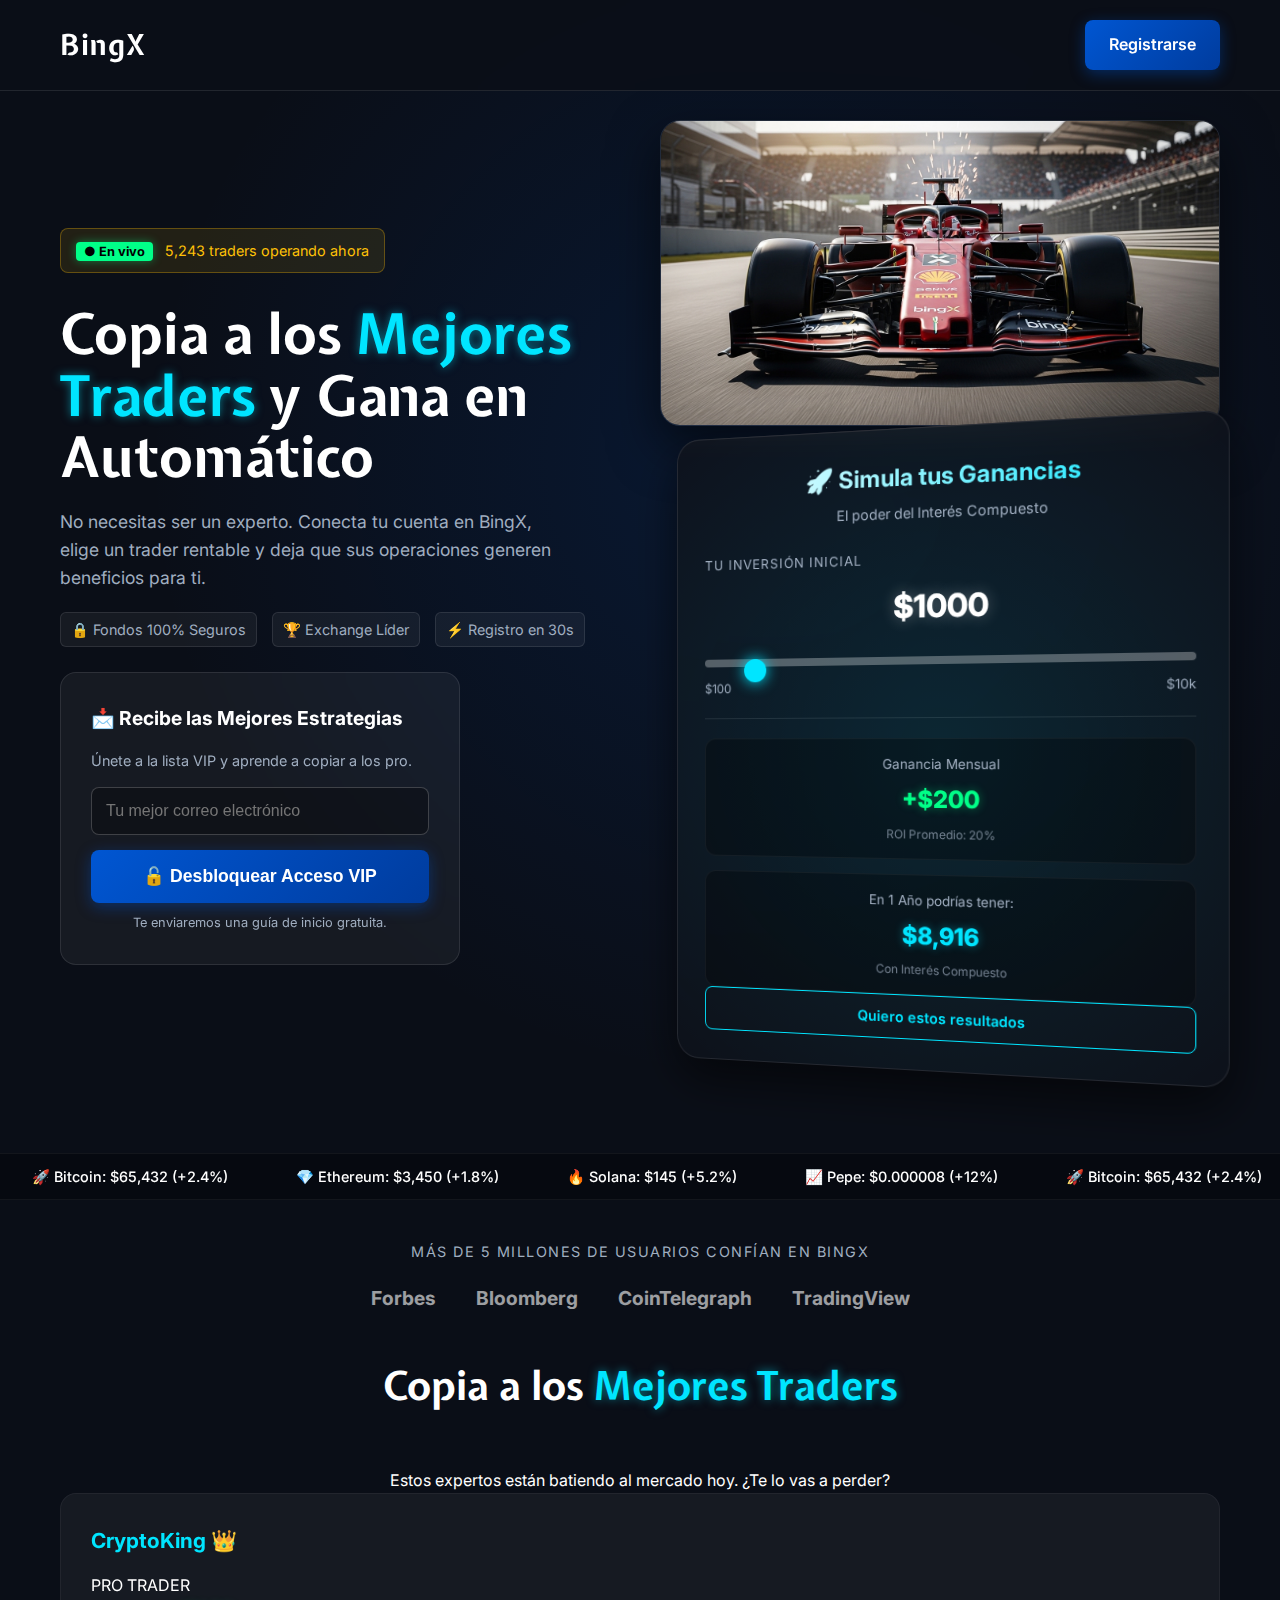
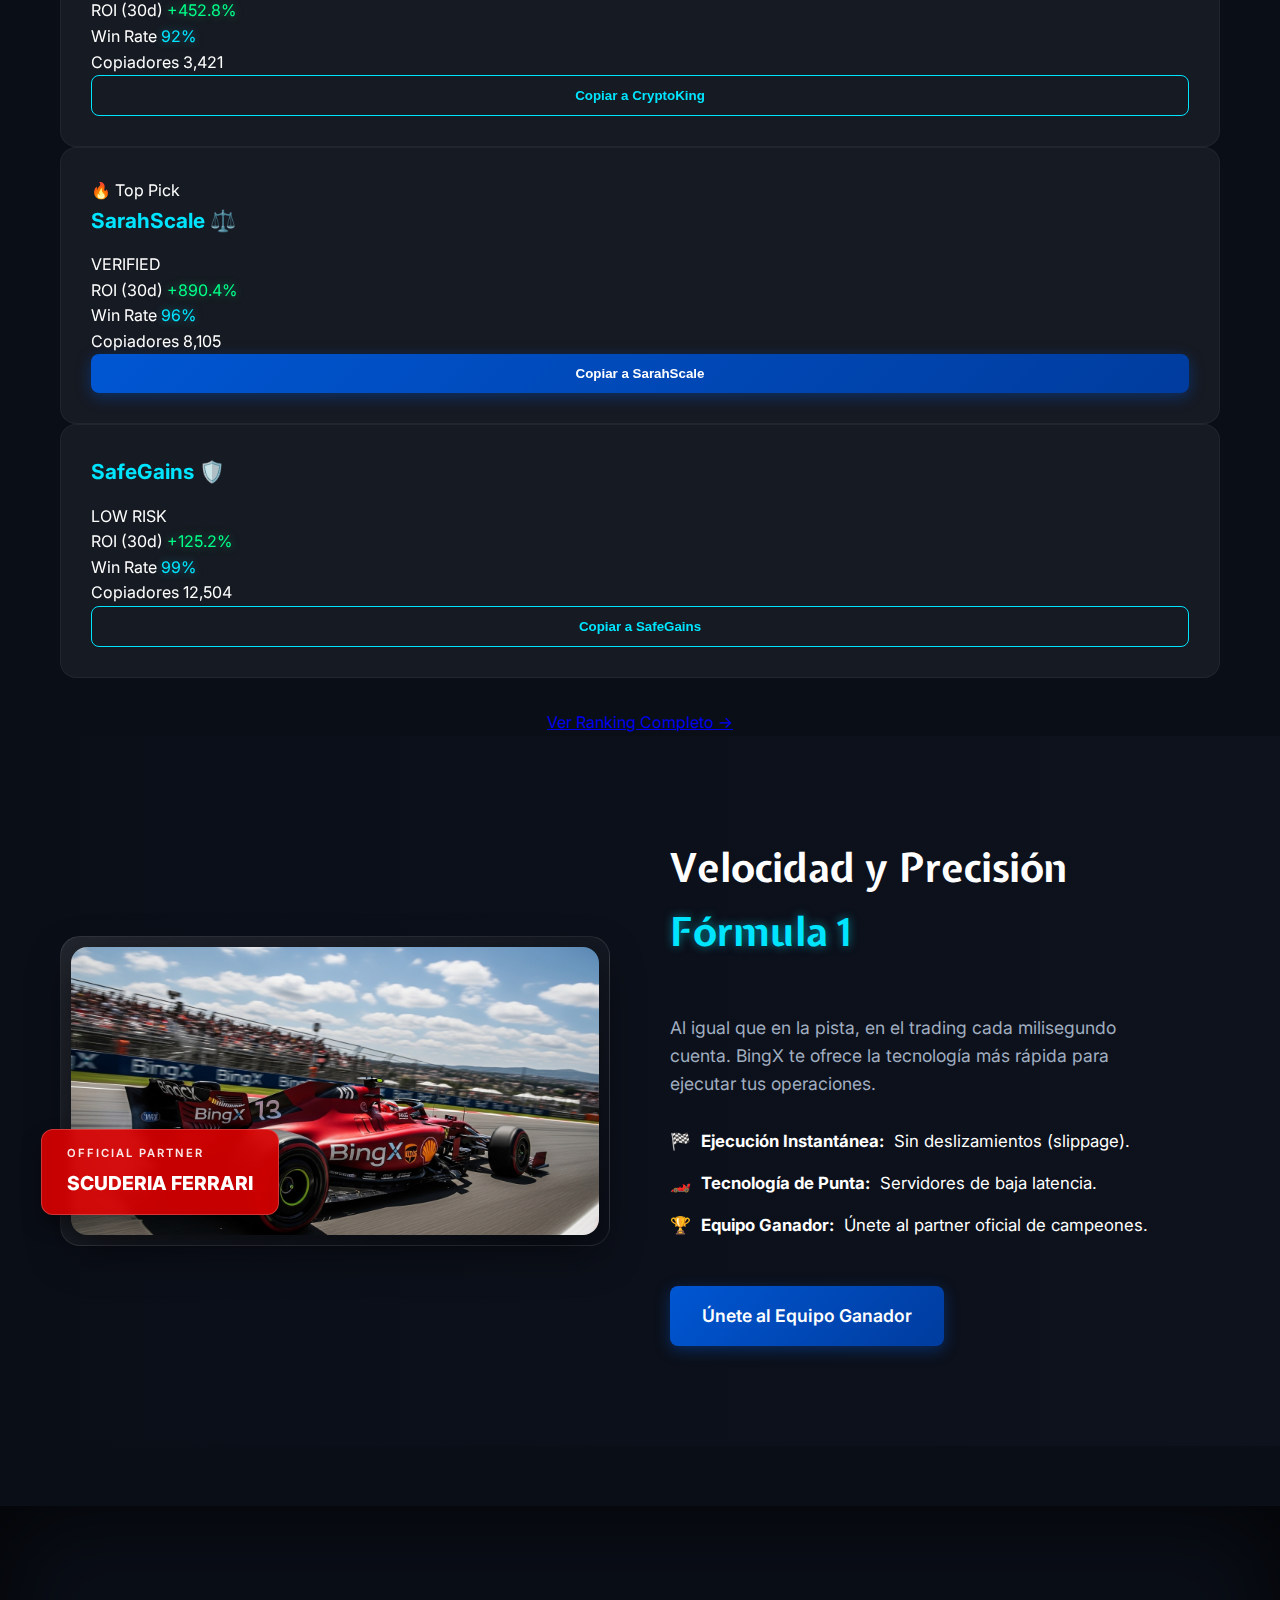
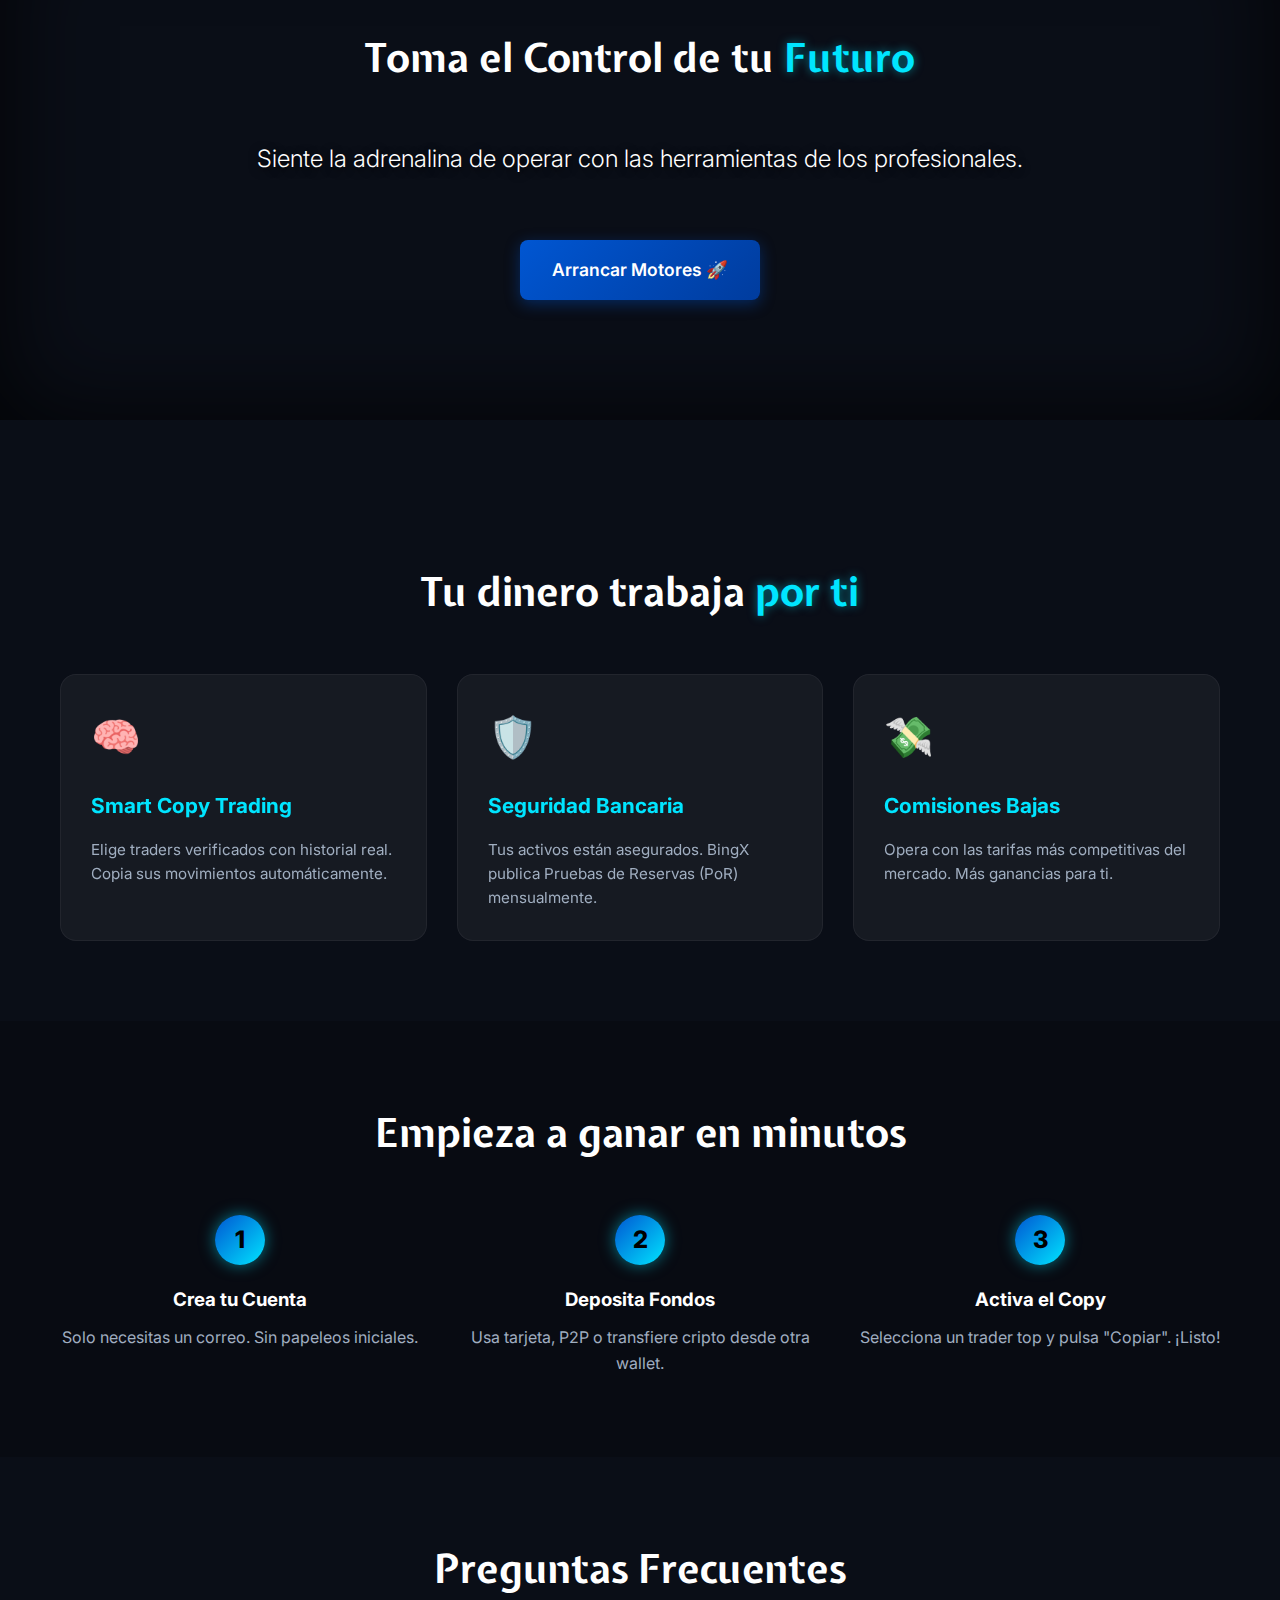
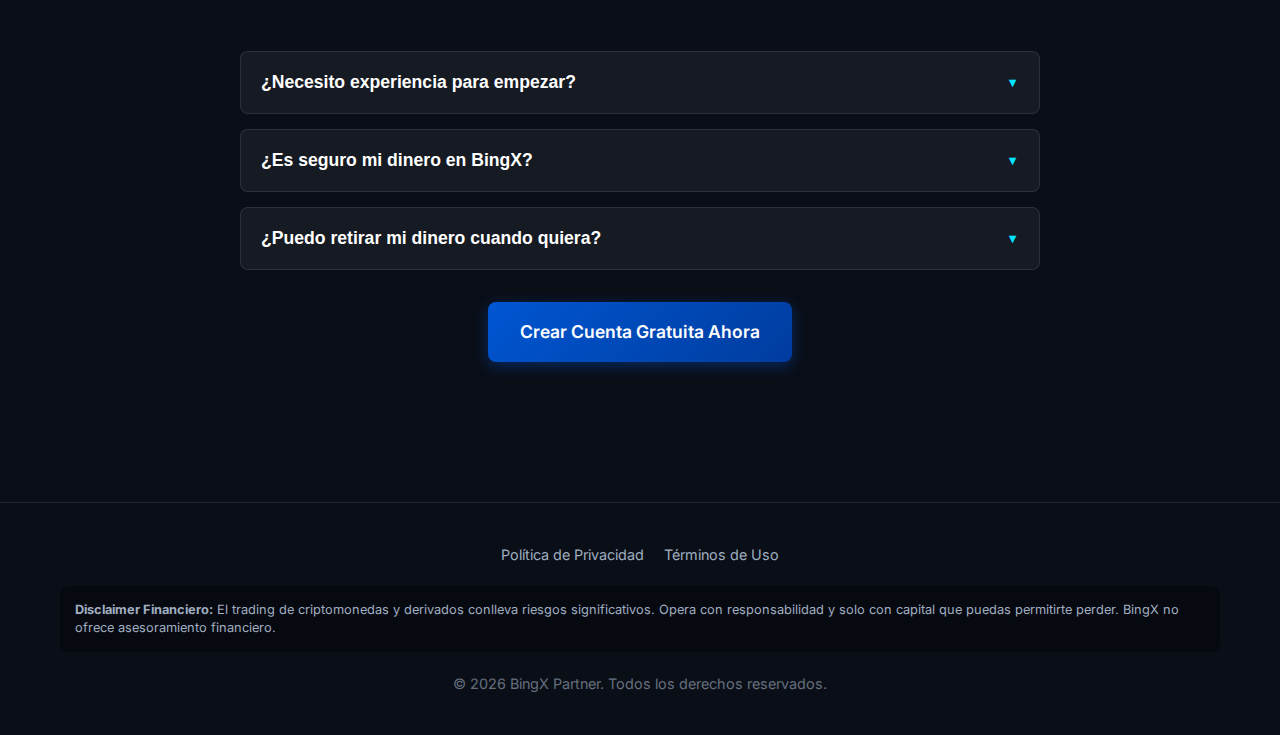
<file: index.html>
<!DOCTYPE html>
<html lang="es">

<head>
    <meta charset="UTF-8">
    <meta name="viewport" content="width=device-width, initial-scale=1.0">
    <title>BingX - Social Trading Líder | Opera como un Profesional</title>
    <meta name="description"
        content="Únete a BingX, la plataforma líder de Social Trading. Copia a los mejores traders o lidera el mercado. Registro rápido y seguro.">

    <!-- Google Fonts: Expletus Sans (Futuristic/Tech) & Inter (Clean UI) -->
    <link rel="preconnect" href="https://fonts.googleapis.com">
    <link rel="preconnect" href="https://fonts.gstatic.com" crossorigin>
    <link
        href="https://fonts.googleapis.com/css2?family=Expletus+Sans:ital,wght@0,400;0,600;0,700;1,400&family=Inter:wght@300;400;600;700&display=swap"
        rel="stylesheet">

    <link rel="stylesheet" href="css/styles.css">

    <!-- Open Graph / SEO Optimization -->
    <meta property="og:title" content="BingX - Copia a los Mejores Traders y Gana">
    <meta property="og:description"
        content="Únete a la plataforma líder de Social Trading. Registro gratis y bonos de bienvenida.">
    <meta property="og:image" content="https://bingxdao.com/assets/img/app_interface.png">
    <meta property="og:url" content="https://bingxdao.com">
    <meta property="og:type" content="website">

    <!-- Google Tag Manager Placeholder -->
    <script>(function (w, d, s, l, i) {
            w[l] = w[l] || []; w[l].push({
                'gtm.start':
                    new Date().getTime(), event: 'gtm.js'
            }); var f = d.getElementsByTagName(s)[0],
                j = d.createElement(s), dl = l != 'dataLayer' ? '&l=' + l : ''; j.async = true; j.src =
                    'https://www.googletagmanager.com/gtm.js?id=' + i + dl; f.parentNode.insertBefore(j, f);
        })(window, document, 'script', 'dataLayer', 'GTM-XXXXXX');</script>
    <!-- End Google Tag Manager -->
</head>

<body>
    <!-- Google Tag Manager (noscript) -->
    <noscript><iframe src="https://www.googletagmanager.com/ns.html?id=GTM-XXXXXX" height="0" width="0"
            style="display:none;visibility:hidden"></iframe></noscript>
    <!-- End Google Tag Manager (noscript) -->

    <header class="main-header">
        <nav class="container">
            <div class="logo">BingX</div>
            <a href="https://bingxdao.com/invite/GZ1CEV" class="btn btn-primary nav-cta">Registrarse</a>
        </nav>
    </header>

    <main>
        <!-- A. Hero Section -->
        <section class="hero-section">
            <div class="container hero-grid">
                <div class="hero-content">
                    <div class="vpn-notice">
                        <span class="badge-active">● En vivo</span> <span id="user-count">5,243</span> traders operando
                        ahora
                    </div>
                    <h1 class="hero-title">Copia a los <span class="highlight">Mejores Traders</span> y Gana en
                        Automático</h1>
                    <p class="hero-subtitle">No necesitas ser un experto. Conecta tu cuenta en BingX, elige un trader
                        rentable y deja que sus operaciones generen beneficios para ti.</p>

                    <div class="trust-badges">
                        <span>🔒 Fondos 100% Seguros</span>
                        <span>🏆 Exchange Líder</span>
                        <span>⚡ Registro en 30s</span>
                    </div>

                    <div class="hero-visual-mobile">
                        <!-- Hero Image: F1 Car on Track -->
                        <img src="assets/img/f1_car.png" alt="Fórmula 1 BingX Ferrari"
                            class="app-interface-img hero-racing-img" loading="lazy">

                        <!-- Profit Calculator Widget (Mobile) -->
                        <div class="profit-calculator glass-card">
                            <div class="calc-header">
                                <h3>🔥 Calculadora de Ganancias</h3>
                                <p>Mira lo que podrías ganar copiando</p>
                            </div>
                            <div class="calc-body">
                                <div class="input-group">
                                    <label>Inversión Inicial</label>
                                    <div class="range-value">$<span id="investment-val-mobile">1000</span></div>
                                    <input type="range" class="calc-range" id="investment-range-mobile" min="100"
                                        max="10000" step="100" value="1000">
                                </div>
                                <div class="result-group">
                                    <div class="roi-label">Ganancia Mensual Est. (20%)</div>
                                    <div class="roi-value text-neon">+$<span id="roi-val-mobile">200</span></div>
                                </div>
                                <div class="result-group">
                                    <div class="roi-label">Ganancia Anual (Interés Compuesto)</div>
                                    <div class="roi-value text-accent">+$<span id="roi-annual-mobile">7,916</span></div>
                                </div>
                            </div>
                        </div>
                    </div>

                    <form class="signup-form" action="https://formspree.io/f/mlgwdvrj" method="POST">
                        <div class="form-group">
                            <h3 style="color:white; margin-bottom:15px; font-size:1.2rem;">📩 Recibe las Mejores
                                Estrategias</h3>
                            <p style="font-size:0.9rem; color:#A0AEC0; margin-bottom:15px;">Únete a la lista VIP y
                                aprende a copiar a los pro.</p>
                            <input type="email" name="email" placeholder="Tu mejor correo electrónico" required>
                        </div>
                        <button type="submit" class="btn btn-primary btn-large btn-glow">🔓 Desbloquear Acceso
                            VIP</button>
                        <p class="form-note">Te enviaremos una guía de inicio gratuita.</p>
                    </form>
                </div>
                <div class="hero-visual-desktop">
                    <!-- Hero Image: F1 Car on Track (Desktop) -->
                    <div class="hero-racing-container">
                        <img src="assets/img/f1_car.png" alt="Fórmula 1 BingX Ferrari" class="hero-racing-img"
                            loading="lazy">
                        <div class="glow-effect"></div>
                    </div>

                    <!-- Profit Calculator Widget (Desktop) -->
                    <div class="profit-calculator glass-card desktop-calc">
                        <div class="glow-backdrop"></div>
                        <div class="calc-header">
                            <h3>🚀 Simula tus Ganancias</h3>
                            <p>El poder del Interés Compuesto</p>
                        </div>
                        <div class="calc-body">
                            <div class="input-group">
                                <label>Tu Inversión Inicial</label>
                                <div class="range-value">$<span id="investment-val">1000</span></div>
                                <input type="range" class="calc-range" id="investment-range" min="100" max="10000"
                                    step="100" value="1000">
                                <div class="range-labels">
                                    <span>$100</span>
                                    <span>$10k</span>
                                </div>
                            </div>

                            <div class="calc-divider"></div>

                            <div class="results-container">
                                <div class="result-item">
                                    <span class="res-label">Ganancia Mensual</span>
                                    <span class="res-val text-neon">+$<span id="roi-val">200</span></span>
                                    <span class="res-sub">ROI Promedio: 20%</span>
                                </div>
                                <div class="result-item">
                                    <span class="res-label">En 1 Año podrías tener:</span>
                                    <span class="res-val text-accent">$<span id="roi-total">8,916</span></span>
                                    <span class="res-sub">Con Interés Compuesto</span>
                                </div>
                            </div>

                            <a href="https://bingxdao.com/invite/GZ1CEV"
                                class="btn btn-small btn-outline mt-3 copy-btn">Quiero estos resultados</a>
                        </div>
                    </div>
                </div>
            </div>
        </section>

        <!-- Ticker Section -->
        <div class="ticker-wrap">
            <div class="ticker">
                <div class="ticker__item">🚀 Bitcoin: $65,432 (+2.4%)</div>
                <div class="ticker__item">💎 Ethereum: $3,450 (+1.8%)</div>
                <div class="ticker__item">🔥 Solana: $145 (+5.2%)</div>
                <div class="ticker__item">📈 Pepe: $0.000008 (+12%)</div>
                <div class="ticker__item">🚀 Bitcoin: $65,432 (+2.4%)</div> <!-- Duplicate for seamless loop -->
            </div>
        </div>

        <!-- Social Proof / Testimonials -->
        <section class="social-proof-section">
            <div class="container text-center">
                <p class="trusted-by">Más de 5 Millones de usuarios confían en BingX</p>
                <div class="logos-grid">
                    <div class="partner-logo">Forbes</div>
                    <div class="partner-logo">Bloomberg</div>
                    <div class="partner-logo">CoinTelegraph</div>
                    <div class="partner-logo">TradingView</div>
                </div>
            </div>
        </section>

        <!-- Top Traders Spotlight (NEW) -->
        <section class="traders-section">
            <div class="container">
                <div class="section-header text-center">
                    <h2 class="section-title">Copia a los <span class="highlight">Mejores Traders</span></h2>
                    <p class="section-subtitle">Estos expertos están batiendo al mercado hoy. ¿Te lo vas a perder?</p>
                </div>

                <div class="traders-grid">
                    <!-- Trader 1 -->
                    <div class="trader-card glass-card">
                        <div class="trader-header">
                            <div class="trader-avatar"
                                style="background-image: url('https://api.dicebear.com/9.x/avataaars/svg?seed=CryptoKing');">
                            </div>
                            <div class="trader-info">
                                <h3>CryptoKing 👑</h3>
                                <span class="badge-pro">PRO TRADER</span>
                            </div>
                        </div>
                        <div class="trader-stats">
                            <div class="stat-row">
                                <span class="stat-label">ROI (30d)</span>
                                <span class="stat-val text-neon">+452.8%</span>
                            </div>
                            <div class="stat-row">
                                <span class="stat-label">Win Rate</span>
                                <span class="stat-val text-accent">92%</span>
                            </div>
                            <div class="stat-row">
                                <span class="stat-label">Copiadores</span>
                                <span class="stat-val">3,421</span>
                            </div>
                        </div>
                        <button class="btn btn-outline btn-full mt-3 copy-btn">Copiar a CryptoKing</button>
                    </div>

                    <!-- Trader 2 -->
                    <div class="trader-card glass-card featured-trader">
                        <div class="best-badge">🔥 Top Pick</div>
                        <div class="trader-header">
                            <div class="trader-avatar"
                                style="background-image: url('https://api.dicebear.com/9.x/avataaars/svg?seed=SarahScale');">
                            </div>
                            <div class="trader-info">
                                <h3>SarahScale ⚖️</h3>
                                <span class="badge-pro">VERIFIED</span>
                            </div>
                        </div>
                        <div class="trader-stats">
                            <div class="stat-row">
                                <span class="stat-label">ROI (30d)</span>
                                <span class="stat-val text-neon">+890.4%</span>
                            </div>
                            <div class="stat-row">
                                <span class="stat-label">Win Rate</span>
                                <span class="stat-val text-accent">96%</span>
                            </div>
                            <div class="stat-row">
                                <span class="stat-label">Copiadores</span>
                                <span class="stat-val">8,105</span>
                            </div>
                        </div>
                        <button class="btn btn-primary btn-full mt-3 copy-btn btn-glow">Copiar a SarahScale</button>
                    </div>

                    <!-- Trader 3 -->
                    <div class="trader-card glass-card">
                        <div class="trader-header">
                            <div class="trader-avatar"
                                style="background-image: url('https://api.dicebear.com/9.x/avataaars/svg?seed=SafeGains');">
                            </div>
                            <div class="trader-info">
                                <h3>SafeGains 🛡️</h3>
                                <span class="badge-pro">LOW RISK</span>
                            </div>
                        </div>
                        <div class="trader-stats">
                            <div class="stat-row">
                                <span class="stat-label">ROI (30d)</span>
                                <span class="stat-val text-neon">+125.2%</span>
                            </div>
                            <div class="stat-row">
                                <span class="stat-label">Win Rate</span>
                                <span class="stat-val text-accent">99%</span>
                            </div>
                            <div class="stat-row">
                                <span class="stat-label">Copiadores</span>
                                <span class="stat-val">12,504</span>
                            </div>
                        </div>
                        <button class="btn btn-outline btn-full mt-3 copy-btn">Copiar a SafeGains</button>
                    </div>
                </div>

                <div class="text-center mt-4">
                    <a href="https://bingxdao.com/invite/GZ1CEV" class="link-arrow">Ver Ranking Completo
                        <span>→</span></a>
                </div>
            </div>
        </section>

        <!-- "Join the Pros" Section (Driver Portrait) -->
        <section class="pro-driver-section">
            <div class="container driver-grid">
                <div class="driver-image-col">
                    <div class="driver-frame">
                        <img src="assets/img/ferrari_driver.png" alt="Piloto Profesional BingX" class="driver-img"
                            loading="lazy">
                        <div class="driver-badge">
                            <span class="db-label">OFFICIAL PARTNER</span>
                            <span class="db-name">Scuderia Ferrari</span>
                        </div>
                    </div>
                </div>
                <div class="driver-content-col">
                    <h2 class="section-title">Velocidad y Precisión <span class="highlight">Fórmula 1</span></h2>
                    <p class="section-subtitle-left">Al igual que en la pista, en el trading cada milisegundo cuenta.
                        BingX te ofrece la tecnología más rápida para ejecutar tus operaciones.</p>
                    <ul class="racing-features">
                        <li>🏁 <strong>Ejecución Instantánea:</strong> Sin deslizamientos (slippage).</li>
                        <li>🏎️ <strong>Tecnología de Punta:</strong> Servidores de baja latencia.</li>
                        <li>🏆 <strong>Equipo Ganador:</strong> Únete al partner oficial de campeones.</li>
                    </ul>
                    <a href="https://bingxdao.com/invite/GZ1CEV" class="btn btn-primary btn-large btn-glow mt-4">Únete
                        al Equipo Ganador</a>
                </div>
            </div>
        </section>

        <!-- "Start Engine" / Cockpit Section -->
        <section class="cockpit-section"
            style="background-image: linear-gradient(rgba(0,0,0,0.7), rgba(0,0,0,0.7)), url('assets/img/cockpit.png');">
            <div class="container text-center">
                <h2 class="section-title mb-4">Toma el Control de tu <span class="highlight">Futuro</span></h2>
                <p class="cockpit-text">Siente la adrenalina de operar con las herramientas de los profesionales.</p>
                <a href="https://bingxdao.com/invite/GZ1CEV" class="btn btn-primary btn-large btn-glow mt-4">Arrancar
                    Motores 🚀</a>
            </div>
        </section>

        <!-- B. Propuesta de Valor (Enhanced) -->
        <section class="value-props">
            <div class="container">
                <h2 class="section-title text-center">Tu dinero trabaja <span class="highlight">por ti</span></h2>
                <div class="props-grid">
                    <div class="prop-card glass-card">
                        <div class="icon-box">🧠</div>
                        <h3>Smart Copy Trading</h3>
                        <p>Elige traders verificados con historial real. Copia sus movimientos automáticamente.</p>
                    </div>
                    <div class="prop-card glass-card">
                        <div class="icon-box">🛡️</div>
                        <h3>Seguridad Bancaria</h3>
                        <p>Tus activos están asegurados. BingX publica Pruebas de Reservas (PoR) mensualmente.</p>
                    </div>
                    <div class="prop-card glass-card">
                        <div class="icon-box">💸</div>
                        <h3>Comisiones Bajas</h3>
                        <p>Opera con las tarifas más competitivas del mercado. Más ganancias para ti.</p>
                    </div>
                </div>
            </div>
        </section>

        <!-- C. Tutorial Rápido -->
        <section class="tutorial-section">
            <div class="container">
                <h2 class="section-title text-center">Empieza a ganar en minutos</h2>
                <div class="steps-container">
                    <div class="step-item">
                        <div class="step-number">1</div>
                        <h3>Crea tu Cuenta</h3>
                        <p>Solo necesitas un correo. Sin papeleos iniciales.</p>
                    </div>
                    <div class="step-connector"></div>
                    <div class="step-item">
                        <div class="step-number">2</div>
                        <h3>Deposita Fondos</h3>
                        <p>Usa tarjeta, P2P o transfiere cripto desde otra wallet.</p>
                    </div>
                    <div class="step-connector"></div>
                    <div class="step-item">
                        <div class="step-number">3</div>
                        <h3>Activa el Copy</h3>
                        <p>Selecciona un trader top y pulsa "Copiar". ¡Listo!</p>
                    </div>
                </div>
            </div>
        </section>

        <!-- FAQ Section -->
        <section class="faq-section">
            <div class="container">
                <h2 class="section-title text-center">Preguntas Frecuentes</h2>
                <div class="faq-grid">
                    <div class="faq-item">
                        <button class="faq-question">¿Necesito experiencia para empezar? <span
                                class="arrow">▼</span></button>
                        <div class="faq-answer">
                            <p>No. El Copy Trading está diseñado precisamente para principiantes. Tú copias a expertos
                                que ya saben operar.</p>
                        </div>
                    </div>
                    <div class="faq-item">
                        <button class="faq-question">¿Es seguro mi dinero en BingX? <span
                                class="arrow">▼</span></button>
                        <div class="faq-answer">
                            <p>Sí. BingX es un exchange regulado y cuenta con un fondo de protección para usuarios,
                                además de auditorías constantes.</p>
                        </div>
                    </div>
                    <div class="faq-item">
                        <button class="faq-question">¿Puedo retirar mi dinero cuando quiera? <span
                                class="arrow">▼</span></button>
                        <div class="faq-answer">
                            <p>Absolutamente. Tus fondos no están bloqueados. Puedes retirar tus ganancias o tu capital
                                en cualquier momento.</p>
                        </div>
                    </div>
                </div>

                <div class="text-center mt-4">
                    <a href="https://bingxdao.com/invite/GZ1CEV" class="btn btn-primary btn-large btn-glow">Crear Cuenta
                        Gratuita Ahora</a>
                </div>
            </div>
        </section>
    </main>

    <!-- Sticky Mobile Footer -->
    <div class="sticky-footer-mobile">
        <a href="https://bingxdao.com/invite/GZ1CEV" class="btn btn-primary btn-full">🚀 Empezar a Copiar Traders</a>
    </div>

    <footer class="main-footer">
        <div class="container">
            <div class="footer-links">
                <a href="privacy.html">Política de Privacidad</a>
                <a href="#">Términos de Uso</a>
            </div>
            <div class="disclaimer">
                <p><strong>Disclaimer Financiero:</strong> El trading de criptomonedas y derivados conlleva riesgos
                    significativos. Opera con responsabilidad y solo con capital que puedas permitirte perder. BingX no
                    ofrece asesoramiento financiero.</p>
            </div>
            <p class="copyright">&copy; 2026 BingX Partner. Todos los derechos reservados.</p>
        </div>
    </footer>

    <script src="js/main.js"></script>
</body>

</html>
</file>
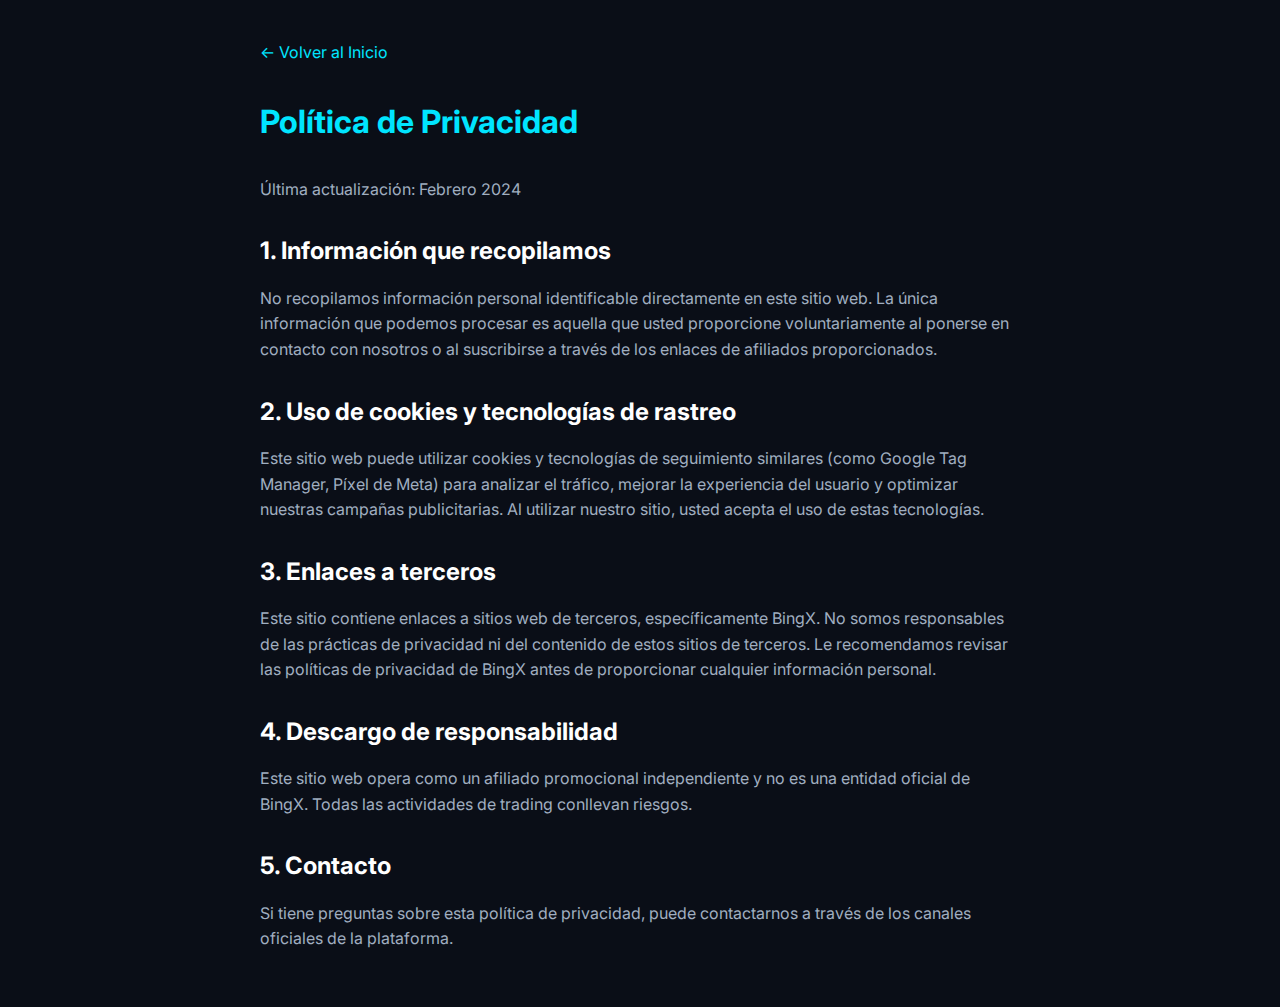
<file: privacy.html>
<!DOCTYPE html>
<html lang="es">

<head>
    <meta charset="UTF-8">
    <meta name="viewport" content="width=device-width, initial-scale=1.0">
    <title>Política de Privacidad - BingX Partner</title>
    <link rel="preconnect" href="https://fonts.googleapis.com">
    <link rel="preconnect" href="https://fonts.gstatic.com" crossorigin>
    <link href="https://fonts.googleapis.com/css2?family=Inter:wght@300;400;600;700&display=swap" rel="stylesheet">
    <link rel="stylesheet" href="css/styles.css">
    <style>
        body {
            background: #0A0E17;
            color: #fff;
            font-family: 'Inter', sans-serif;
            padding: 40px 20px;
        }

        .container {
            max-width: 800px;
            margin: 0 auto;
        }

        h1 {
            color: #00E5FF;
            margin-bottom: 30px;
        }

        h2 {
            margin-top: 30px;
            margin-bottom: 15px;
            color: #fff;
        }

        p {
            color: #A0AEC0;
            margin-bottom: 15px;
            line-height: 1.6;
        }

        .back-link {
            display: inline-block;
            margin-bottom: 30px;
            color: #00E5FF;
            text-decoration: none;
        }
    </style>
</head>

<body>
    <div class="container">
        <a href="index.html" class="back-link">← Volver al Inicio</a>

        <h1>Política de Privacidad</h1>

        <p>Última actualización: Febrero 2024</p>

        <h2>1. Información que recopilamos</h2>
        <p>No recopilamos información personal identificable directamente en este sitio web. La única información que
            podemos procesar es aquella que usted proporcione voluntariamente al ponerse en contacto con nosotros o al
            suscribirse a través de los enlaces de afiliados proporcionados.</p>

        <h2>2. Uso de cookies y tecnologías de rastreo</h2>
        <p>Este sitio web puede utilizar cookies y tecnologías de seguimiento similares (como Google Tag Manager, Píxel
            de Meta) para analizar el tráfico, mejorar la experiencia del usuario y optimizar nuestras campañas
            publicitarias. Al utilizar nuestro sitio, usted acepta el uso de estas tecnologías.</p>

        <h2>3. Enlaces a terceros</h2>
        <p>Este sitio contiene enlaces a sitios web de terceros, específicamente BingX. No somos responsables de las
            prácticas de privacidad ni del contenido de estos sitios de terceros. Le recomendamos revisar las políticas
            de privacidad de BingX antes de proporcionar cualquier información personal.</p>

        <h2>4. Descargo de responsabilidad</h2>
        <p>Este sitio web opera como un afiliado promocional independiente y no es una entidad oficial de BingX. Todas
            las actividades de trading conllevan riesgos.</p>

        <h2>5. Contacto</h2>
        <p>Si tiene preguntas sobre esta política de privacidad, puede contactarnos a través de los canales oficiales de
            la plataforma.</p>
    </div>
</body>

</html>
</file>
<file: css/styles.css>
:root {
    --primary-color: #0056D2;
    /* BingX Blue */
    --accent-color: #00E5FF;
    /* Cyan Neon */
    --bg-dark: #0A0E17;
    --bg-card: rgba(255, 255, 255, 0.05);
    --text-main: #FFFFFF;
    --text-muted: #A0AEC0;
    --font-heading: 'Expletus Sans', sans-serif;
    --font-body: 'Inter', sans-serif;
    --transition: all 0.3s ease;
}

* {
    margin: 0;
    padding: 0;
    box-sizing: border-box;
}

body {
    font-family: var(--font-body);
    background-color: var(--bg-dark);
    color: var(--text-main);
    line-height: 1.6;
    overflow-x: hidden;
}

.container {
    max-width: 1200px;
    margin: 0 auto;
    padding: 0 20px;
}

.text-center {
    text-align: center;
}

.mt-4 {
    margin-top: 2rem;
}

/* Buttons */
.btn {
    display: inline-block;
    padding: 12px 24px;
    border-radius: 8px;
    text-decoration: none;
    font-weight: 600;
    transition: var(--transition);
    cursor: pointer;
    border: none;
}

.btn-primary {
    background: linear-gradient(135deg, var(--primary-color), #003C9E);
    color: white;
    box-shadow: 0 4px 15px rgba(0, 86, 210, 0.4);
}

.btn-primary:hover {
    transform: translateY(-2px);
    box-shadow: 0 6px 20px rgba(0, 229, 255, 0.4);
}

.btn-large {
    padding: 16px 32px;
    font-size: 1.1rem;
}

.btn-glow {
    animation: glow 3s infinite alternate;
}

@keyframes glow {
    from {
        box-shadow: 0 0 10px rgba(0, 86, 210, 0.5);
    }

    to {
        box-shadow: 0 0 20px rgba(0, 229, 255, 0.6);
    }
}

/* Header */
.main-header {
    padding: 20px 0;
    position: fixed;
    width: 100%;
    top: 0;
    z-index: 100;
    background: rgba(10, 14, 23, 0.9);
    backdrop-filter: blur(10px);
    border-bottom: 1px solid rgba(255, 255, 255, 0.1);
}

.main-header nav {
    display: flex;
    justify-content: space-between;
    align-items: center;
}

.logo {
    font-family: var(--font-heading);
    font-size: 1.8rem;
    font-weight: 700;
    color: white;
    letter-spacing: 1px;
}

/* Hero Section */
.hero-section {
    padding-top: 120px;
    padding-bottom: 80px;
    min-height: 100vh;
    display: flex;
    align-items: center;
    background: radial-gradient(circle at 60% 40%, rgba(0, 86, 210, 0.15), transparent 60%);
}

.hero-grid {
    display: grid;
    grid-template-columns: 1fr 1fr;
    gap: 40px;
    align-items: center;
}

.hero-title {
    font-family: var(--font-heading);
    font-size: 3.5rem;
    line-height: 1.1;
    margin-bottom: 20px;
}

.highlight {
    color: var(--accent-color);
    text-shadow: 0 0 10px rgba(0, 229, 255, 0.5);
}

.hero-subtitle {
    font-size: 1.1rem;
    color: var(--text-muted);
    margin-bottom: 20px;
    max-width: 90%;
}

.vpn-notice {
    background: rgba(255, 193, 7, 0.1);
    border: 1px solid rgba(255, 193, 7, 0.3);
    color: #ffc107;
    padding: 10px 15px;
    border-radius: 8px;
    display: inline-block;
    margin-bottom: 30px;
    font-size: 0.9rem;
}

.badge-vpn {
    background: #ffc107;
    color: #000;
    padding: 2px 6px;
    border-radius: 4px;
    font-weight: bold;
    margin-right: 8px;
    font-size: 0.8rem;
}

.signup-form {
    background: var(--bg-card);
    padding: 30px;
    border-radius: 16px;
    border: 1px solid rgba(255, 255, 255, 0.1);
    backdrop-filter: blur(10px);
    max-width: 400px;
}

.form-group input {
    width: 100%;
    padding: 14px;
    border-radius: 8px;
    border: 1px solid rgba(255, 255, 255, 0.2);
    background: rgba(0, 0, 0, 0.3);
    color: white;
    margin-bottom: 15px;
    font-size: 1rem;
}

.form-group input:focus {
    outline: none;
    border-color: var(--accent-color);
}

.signup-form button {
    width: 100%;
}

.form-note {
    font-size: 0.8rem;
    color: var(--text-muted);
    margin-top: 10px;
    text-align: center;
}

.hero-visual-desktop .device-mockup {
    position: relative;
    border-radius: 20px;
    overflow: hidden;
    box-shadow: 0 20px 50px rgba(0, 0, 0, 0.5);
    border: 1px solid rgba(255, 255, 255, 0.1);
    transform: perspective(1000px) rotateY(-5deg);
    transition: transform 0.5s ease;
}

.hero-visual-desktop:hover .device-mockup {
    transform: perspective(1000px) rotateY(0deg);
}

.app-interface-img {
    width: 100%;
    display: block;
}

.hero-visual-mobile {
    display: none;
}

/* Value Props */
.value-props {
    padding: 80px 0;
}

.section-title {
    font-family: var(--font-heading);
    font-size: 2.5rem;
    margin-bottom: 50px;
}

.props-grid {
    display: grid;
    grid-template-columns: repeat(3, 1fr);
    gap: 30px;
}

.glass-card {
    background: var(--bg-card);
    padding: 30px;
    border-radius: 16px;
    border: 1px solid rgba(255, 255, 255, 0.05);
    backdrop-filter: blur(5px);
    transition: var(--transition);
}

.glass-card:hover {
    transform: translateY(-10px);
    background: rgba(255, 255, 255, 0.08);
    border-color: var(--accent-color);
}

.icon-box {
    font-size: 2.5rem;
    margin-bottom: 20px;
}

.racing-features li {
    margin-bottom: 15px;
    font-size: 1.05rem;
    color: var(--text-main);
    display: flex;
    align-items: center;
    gap: 10px;
}

.glass-card h3 {
    margin-bottom: 15px;
    font-size: 1.3rem;
    color: var(--accent-color);
}

.glass-card p {
    color: var(--text-muted);
    font-size: 0.95rem;
}

/* Tutorial Section */
.tutorial-section {
    padding: 80px 0;
    background: rgba(0, 0, 0, 0.2);
}

.steps-container {
    display: flex;
    justify-content: center;
    align-items: flex-start;
    flex-wrap: wrap;
    gap: 20px;
    margin-top: 40px;
}

.step-item {
    flex: 1;
    min-width: 250px;
    text-align: center;
    position: relative;
}

.step-number {
    width: 50px;
    height: 50px;
    background: linear-gradient(135deg, var(--primary-color), var(--accent-color));
    color: #000;
    font-weight: 800;
    font-size: 1.5rem;
    border-radius: 50%;
    display: flex;
    justify-content: center;
    align-items: center;
    margin: 0 auto 20px;
    box-shadow: 0 0 15px rgba(0, 229, 255, 0.5);
}

.step-item h3 {
    margin-bottom: 10px;
}

.step-item p {
    color: var(--text-muted);
}

/* Footer */
.main-footer {
    padding: 40px 0;
    border-top: 1px solid rgba(255, 255, 255, 0.1);
    margin-top: 60px;
    font-size: 0.9rem;
    color: var(--text-muted);
}

.footer-links {
    display: flex;
    justify-content: center;
    gap: 20px;
    margin-bottom: 20px;
}

.footer-links a {
    color: var(--text-muted);
    text-decoration: none;
}

.footer-links a:hover {
    color: var(--accent-color);
}

.disclaimer {
    background: rgba(0, 0, 0, 0.3);
    padding: 15px;
    border-radius: 8px;
    margin-bottom: 20px;
    font-size: 0.8rem;
    line-height: 1.4;
}

.copyright {
    text-align: center;
    opacity: 0.6;
}

/* Responsive */
@media (max-width: 992px) {
    .hero-title {
        font-size: 2.8rem;
    }
}

@media (max-width: 768px) {
    .main-header {
        padding: 15px 0;
    }

    .hero-section {
        padding-top: 100px;
        text-align: center;
    }

    .hero-grid {
        grid-template-columns: 1fr;
    }

    .hero-content {
        order: 2;
    }

    .hero-visual-desktop {
        display: none;
    }

    .hero-visual-mobile {
        display: block;
        margin-bottom: 30px;
        order: 1;
    }

    .hero-visual-mobile img {
        border-radius: 12px;
        box-shadow: 0 10px 30px rgba(0, 0, 0, 0.5);
    }

    .signup-form {
        margin: 0 auto;
    }

    .props-grid {
        grid-template-columns: 1fr;
    }

    .steps-container {
        flex-direction: column;
        gap: 40px;
    }
}

/* Styles for new Landing Page Elements */

/* 1. Hero Updates */
.badge-active {
    background: #00ff88;
    color: #000;
    padding: 2px 8px;
    border-radius: 4px;
    font-weight: bold;
    margin-right: 8px;
    font-size: 0.8rem;
    box-shadow: 0 0 10px rgba(0, 255, 136, 0.4);
    animation: pulse 2s infinite;
}

@keyframes pulse {
    0% {
        opacity: 1;
    }

    50% {
        opacity: 0.7;
    }

    100% {
        opacity: 1;
    }
}

.trust-badges {
    display: flex;
    gap: 15px;
    margin-top: 15px;
    margin-bottom: 25px;
    flex-wrap: wrap;
}

.trust-badges span {
    font-size: 0.9rem;
    color: var(--text-muted);
    background: rgba(255, 255, 255, 0.05);
    padding: 5px 10px;
    border-radius: 6px;
    border: 1px solid rgba(255, 255, 255, 0.1);
}

/* 2. Floating Cards Animation (Dynamic Update) */
.float-card {
    position: absolute;
    background: rgba(13, 17, 26, 0.7);
    padding: 12px 18px;
    border-radius: 16px;
    border: 1px solid rgba(255, 255, 255, 0.1);
    display: flex;
    align-items: center;
    gap: 12px;
    z-index: 10;
    min-width: 200px;
    backdrop-filter: blur(15px);
    box-shadow:
        0 15px 35px rgba(0, 0, 0, 0.5),
        inset 0 0 20px rgba(255, 255, 255, 0.05);
    overflow: hidden;
    /* For shimmer */
    transition: transform 0.3s ease, box-shadow 0.3s ease;
}

/* Neon Glow Borders - Pseudo */
.float-card::before {
    content: '';
    position: absolute;
    inset: 0;
    border-radius: 16px;
    padding: 1px;
    background: linear-gradient(45deg, transparent, rgba(0, 255, 136, 0.6), transparent);
    -webkit-mask: linear-gradient(#fff 0 0) content-box, linear-gradient(#fff 0 0);
    -webkit-mask-composite: xor;
    mask-composite: exclude;
    opacity: 0.8;
}

/* Shimmer Effect */
.float-card::after {
    content: '';
    position: absolute;
    top: 0;
    left: -100%;
    width: 50%;
    height: 100%;
    background: linear-gradient(90deg,
            transparent,
            rgba(255, 255, 255, 0.2),
            transparent);
    transform: skewX(-25deg);
    animation: shimmer 3s infinite;
}

@keyframes shimmer {
    0% {
        left: -100%;
    }

    20% {
        left: 200%;
    }

    /* Fast pass */
    100% {
        left: 200%;
    }

    /* Wait */
}

.float-card:hover {
    transform: translateY(-5px) scale(1.05);
    box-shadow: 0 20px 50px rgba(0, 0, 0, 0.6), 0 0 30px rgba(0, 255, 136, 0.2);
}

.float-icon {
    font-size: 2rem;
    filter: drop-shadow(0 0 10px rgba(255, 255, 255, 0.3));
}

.float-label {
    display: block;
    font-size: 0.75rem;
    color: var(--text-muted);
    letter-spacing: 0.5px;
    margin-bottom: 2px;
}

.float-value {
    display: block;
    font-weight: 800;
    color: #00ff88;
    font-size: 1.1rem;
    text-shadow: 0 0 12px rgba(0, 255, 136, 0.6);
}

/* Card 2 Variations */
.float-card-2 .float-value {
    color: #00E5FF;
    text-shadow: 0 0 12px rgba(0, 229, 255, 0.6);
}

.float-card-2::before {
    background: linear-gradient(45deg, transparent, rgba(0, 229, 255, 0.6), transparent);
}

/* Fix for lint: standard property 'background-clip' */
.text-neon,
.text-accent,
.highlight {
    -webkit-background-clip: text;
    background-clip: text;
}

/* Fix for lint: standard property 'appearance' */
input[type=range] {
    -webkit-appearance: none;
    appearance: none;
    background: transparent;
}

.float-card-1 {
    top: 15%;
    left: -40px;
    animation: complexFloat 8s ease-in-out infinite;
}

.float-card-2 {
    bottom: 25%;
    right: -40px;
    animation: complexFloat 9s ease-in-out infinite 1s reverse;
}

@keyframes complexFloat {
    0% {
        transform: translateY(0) rotate(0deg);
    }

    33% {
        transform: translateY(-15px) rotate(2deg);
    }

    66% {
        transform: translateY(10px) rotate(-1deg);
    }

    100% {
        transform: translateY(0) rotate(0deg);
    }
}

.mobile-float {
    position: relative;
    top: -20px;
    margin: 0 auto;
    width: fit-content;
    left: auto;
    right: auto;
    animation: complexFloat 6s ease-in-out infinite;
}

/* 3. Ticker Section */
.ticker-wrap {
    width: 100%;
    overflow: hidden;
    background: rgba(0, 0, 0, 0.3);
    border-bottom: 1px solid rgba(255, 255, 255, 0.05);
    border-top: 1px solid rgba(255, 255, 255, 0.05);
    padding: 10px 0;
    white-space: nowrap;
    position: relative;
}

.ticker {
    display: inline-block;
    animation: ticker 30s linear infinite;
}

.ticker__item {
    display: inline-block;
    padding: 0 2rem;
    font-size: 0.9rem;
    color: var(--text-main);
    font-weight: 500;
}

@keyframes ticker {
    0% {
        transform: translateX(0);
    }

    100% {
        transform: translateX(-100%);
    }
}

/* 4. Social Proof Section */
.social-proof-section {
    padding: 40px 0;
    background: var(--bg-dark);
}

.trusted-by {
    font-size: 0.9rem;
    color: var(--text-muted);
    text-transform: uppercase;
    letter-spacing: 1.5px;
    margin-bottom: 20px;
}

.logos-grid {
    display: flex;
    justify-content: center;
    gap: 40px;
    flex-wrap: wrap;
    opacity: 0.6;
}

.partner-logo {
    font-weight: 700;
    font-size: 1.2rem;
    color: white;
}

/* 5. FAQ Section */
.faq-section {
    padding: 80px 0;
}

.faq-grid {
    max-width: 800px;
    margin: 0 auto;
}

.faq-item {
    margin-bottom: 15px;
    border: 1px solid rgba(255, 255, 255, 0.1);
    border-radius: 8px;
    overflow: hidden;
    background: var(--bg-card);
}

.faq-question {
    width: 100%;
    text-align: left;
    padding: 20px;
    background: none;
    border: none;
    color: white;
    font-weight: 600;
    font-size: 1.1rem;
    cursor: pointer;
    display: flex;
    justify-content: space-between;
    align-items: center;
}

.faq-question .arrow {
    transition: transform 0.3s;
    font-size: 0.8rem;
    color: var(--accent-color);
}

.faq-question.active .arrow {
    transform: rotate(180deg);
}

.faq-answer {
    max-height: 0;
    overflow: hidden;
    transition: max-height 0.3s ease-out;
    padding: 0 20px;
    background: rgba(0, 0, 0, 0.2);
}

.faq-answer p {
    padding-bottom: 20px;
    color: var(--text-muted);
    font-size: 0.95rem;
}

/* 6. Sticky Footer Mobile */
.sticky-footer-mobile {
    display: none;
    position: fixed;
    bottom: 0;
    left: 0;
    width: 100%;
    padding: 15px;
    background: rgba(10, 14, 23, 0.95);
    backdrop-filter: blur(10px);
    border-top: 1px solid rgba(255, 255, 255, 0.1);
    z-index: 999;
}

.btn-full {
    width: 100%;
    display: block;
    text-align: center;
}

@media (max-width: 768px) {
    .sticky-footer-mobile {
        display: block;
    }

    .main-footer {
        padding-bottom: 80px;
    }

    .float-card {
        min-width: 140px;
        padding: 8px 12px;
    }

    .ticker__item {
        padding: 0 1rem;
        font-size: 0.8rem;
    }
}

/* Profit Calculator Widget */
.profit-calculator {
    background: rgba(13, 17, 26, 0.85);
    padding: 30px;
    border-radius: 24px;
    border: 1px solid rgba(255, 255, 255, 0.1);
    box-shadow: 0 20px 50px rgba(0, 0, 0, 0.6);
    position: relative;
    backdrop-filter: blur(20px);
    overflow: hidden;
}

.glow-backdrop {
    position: absolute;
    top: -50%;
    left: -50%;
    width: 200%;
    height: 200%;
    background: radial-gradient(circle, rgba(0, 229, 255, 0.1) 0%, transparent 50%);
    animation: rotateGlow 10s linear infinite;
    pointer-events: none;
}

@keyframes rotateGlow {
    0% {
        transform: rotate(0deg);
    }

    100% {
        transform: rotate(360deg);
    }
}

.calc-header {
    text-align: center;
    margin-bottom: 25px;
    position: relative;
    z-index: 2;
}

.calc-header h3 {
    font-size: 1.5rem;
    background: linear-gradient(90deg, #fff, var(--accent-color));
    -webkit-background-clip: text;
    -webkit-text-fill-color: transparent;
    margin-bottom: 5px;
}

.calc-header p {
    color: var(--text-muted);
    font-size: 0.9rem;
}

.input-group {
    margin-bottom: 20px;
    position: relative;
    z-index: 2;
}

.input-group label {
    display: block;
    color: var(--text-muted);
    font-size: 0.85rem;
    margin-bottom: 10px;
    text-transform: uppercase;
    letter-spacing: 1px;
}

.range-value {
    font-size: 2rem;
    font-weight: 800;
    color: white;
    margin-bottom: 15px;
    text-align: center;
    text-shadow: 0 0 15px rgba(255, 255, 255, 0.3);
}

/* Custom Range Slider */
.calc-range {
    -webkit-appearance: none;
    width: 100%;
    height: 8px;
    background: rgba(255, 255, 255, 0.3);
    /* Increased visibility */
    border-radius: 5px;
    outline: none;
    transition: opacity .2s;
}

.calc-range::-webkit-slider-thumb {
    -webkit-appearance: none;
    appearance: none;
    width: 24px;
    height: 24px;
    border-radius: 50%;
    background: var(--accent-color);
    cursor: pointer;
    box-shadow: 0 0 15px var(--accent-color);
    transition: transform 0.2s;
}

.calc-range::-webkit-slider-thumb:hover {
    transform: scale(1.2);
}

/* Cross-browser Track Styling */
.calc-range::-webkit-slider-runnable-track {
    width: 100%;
    height: 8px;
    cursor: pointer;
    background: rgba(255, 255, 255, 0.3);
    border-radius: 5px;
}

.calc-range::-moz-range-track {
    width: 100%;
    height: 8px;
    cursor: pointer;
    background: rgba(255, 255, 255, 0.3);
    border-radius: 5px;
}

.range-labels {
    display: flex;
    justify-content: space-between;
    font-size: 0.8rem;
    color: var(--text-muted);
    margin-top: 5px;
}

.calc-divider {
    height: 1px;
    background: rgba(255, 255, 255, 0.1);
    margin: 20px 0;
}

.results-container {
    display: flex;
    flex-direction: column;
    gap: 15px;
    position: relative;
    z-index: 2;
}

.result-item {
    background: rgba(0, 0, 0, 0.3);
    padding: 15px;
    border-radius: 12px;
    border: 1px solid rgba(255, 255, 255, 0.05);
    display: flex;
    flex-direction: column;
    align-items: center;
    text-align: center;
}

.res-label {
    font-size: 0.85rem;
    color: var(--text-muted);
    margin-bottom: 5px;
}

.res-val {
    font-size: 1.5rem;
    font-weight: 800;
}

.text-neon {
    color: #00ff88;
    text-shadow: 0 0 10px rgba(0, 255, 136, 0.4);
}

.text-accent {
    color: var(--accent-color);
    text-shadow: 0 0 10px rgba(0, 229, 255, 0.4);
}

.res-sub {
    font-size: 0.75rem;
    color: var(--text-muted);
    opacity: 0.7;
    margin-top: 5px;
}

.desktop-calc {
    transform: perspective(1000px) rotateY(-10deg);
    transition: transform 0.5s ease;
}

.desktop-calc:hover {
    transform: perspective(1000px) rotateY(0deg);
}

.btn-small {
    display: block;
    text-align: center;
    padding: 10px;
    font-size: 0.9rem;
}

.btn-outline {
    background: transparent;
    border: 1px solid var(--accent-color);
    color: var(--accent-color);
}

.btn-outline:hover {
    background: var(--accent-color);
    color: #000;
    box-shadow: 0 0 15px var(--accent-color);
}

/* Mobile Adjustments for Calculator */
@media (max-width: 768px) {
    .profit-calculator {
        padding: 20px;
    }

    .range-value {
        font-size: 1.8rem;
    }

    .res-val {
        font-size: 1.3rem;
    }
}

/* Cursor Particle Effects */
.cursor-particle {
    position: absolute;
    pointer-events: none;
    font-size: 1.2rem;
    animation: particleFade 1s forwards;
    z-index: 9999;
    user-select: none;
}

@keyframes particleFade {
    0% {
        opacity: 1;
        transform: translate(0, 0) scale(1);
    }

    100% {
        opacity: 0;
        transform: translate(var(--tx), var(--ty)) scale(0.5);
    }
}

/* =========================================
   RACING THEME UPDATES (New Sections)
   ========================================= */

/* Hero Racing Visuals */
.hero-racing-container {
    position: relative;
    transition: transform 0.5s ease;
}

.hero-racing-img {
    width: 100%;
    border-radius: 20px;
    box-shadow: 0 20px 50px rgba(0, 0, 0, 0.6);
    border: 1px solid rgba(255, 255, 255, 0.1);
    display: block;
}

/* Pro Driver Section */
.pro-driver-section {
    padding: 100px 0;
    background: linear-gradient(to right, var(--bg-dark), #0d121d);
}

.driver-grid {
    display: grid;
    grid-template-columns: 1fr 1fr;
    gap: 60px;
    align-items: center;
}

.driver-frame {
    position: relative;
    border-radius: 20px;
    padding: 10px;
    background: linear-gradient(135deg, rgba(255, 255, 255, 0.1), transparent);
    border: 1px solid rgba(255, 255, 255, 0.1);
}

.driver-img {
    width: 100%;
    border-radius: 16px;
    display: block;
    box-shadow: 0 15px 40px rgba(0, 0, 0, 0.5);
}

.driver-badge {
    position: absolute;
    bottom: 30px;
    left: -20px;
    background: rgba(220, 0, 0, 0.9);
    /* Ferrari Red */
    padding: 15px 25px;
    border-radius: 12px;
    box-shadow: 0 10px 20px rgba(0, 0, 0, 0.4);
    backdrop-filter: blur(5px);
    border: 1px solid rgba(255, 255, 255, 0.2);
    z-index: 2;
}

.db-label {
    display: block;
    font-size: 0.7rem;
    letter-spacing: 2px;
    color: rgba(255, 255, 255, 0.9);
    margin-bottom: 5px;
    font-weight: 600;
}

.db-name {
    display: block;
    font-size: 1.2rem;
    font-weight: 800;
    color: white;
    text-transform: uppercase;
}

.section-subtitle-left {
    font-size: 1.1rem;
    color: var(--text-muted);
    margin-bottom: 30px;
    max-width: 90%;
    line-height: 1.6;
}

/* Cockpit Section */
.cockpit-section {
    padding: 120px 0;
    background-size: cover;
    background-position: center;
    background-attachment: fixed;
    /* Parallax effect */
    position: relative;
    margin: 60px 0;
    box-shadow: inset 0 0 100px rgba(0, 0, 0, 0.8);
}

.cockpit-text {
    font-size: 1.5rem;
    color: white;
    margin-bottom: 30px;
    text-shadow: 0 2px 10px rgba(0, 0, 0, 0.8);
    font-weight: 300;
}

/* Responsive Adjustments for New Sections */
@media (max-width: 992px) {
    .driver-grid {
        gap: 40px;
    }

    .driver-badge {
        left: -10px;
        padding: 10px 20px;
    }
}

@media (max-width: 768px) {

    /* Driver Section Mobile */
    .pro-driver-section {
        padding: 60px 0;
    }

    .driver-grid {
        grid-template-columns: 1fr;
        gap: 40px;
    }

    .driver-image-col {
        order: 1;
        padding: 0 20px;
    }

    .driver-content-col {
        order: 2;
        text-align: center;
    }

    .driver-badge {
        left: 10px;
        bottom: 20px;
    }

    .section-subtitle-left {
        margin: 0 auto 30px;
        max-width: 100%;
    }

    .racing-features li {
        justify-content: center;
        /* Center list items on mobile */
    }

    /* Cockpit Section Mobile */
    .cockpit-section {
        padding: 80px 0;
        background-attachment: scroll;
        /* Better performance on mobile */
        margin: 40px 0;
    }

    .cockpit-text {
        font-size: 1.2rem;
    }
}
</file>
